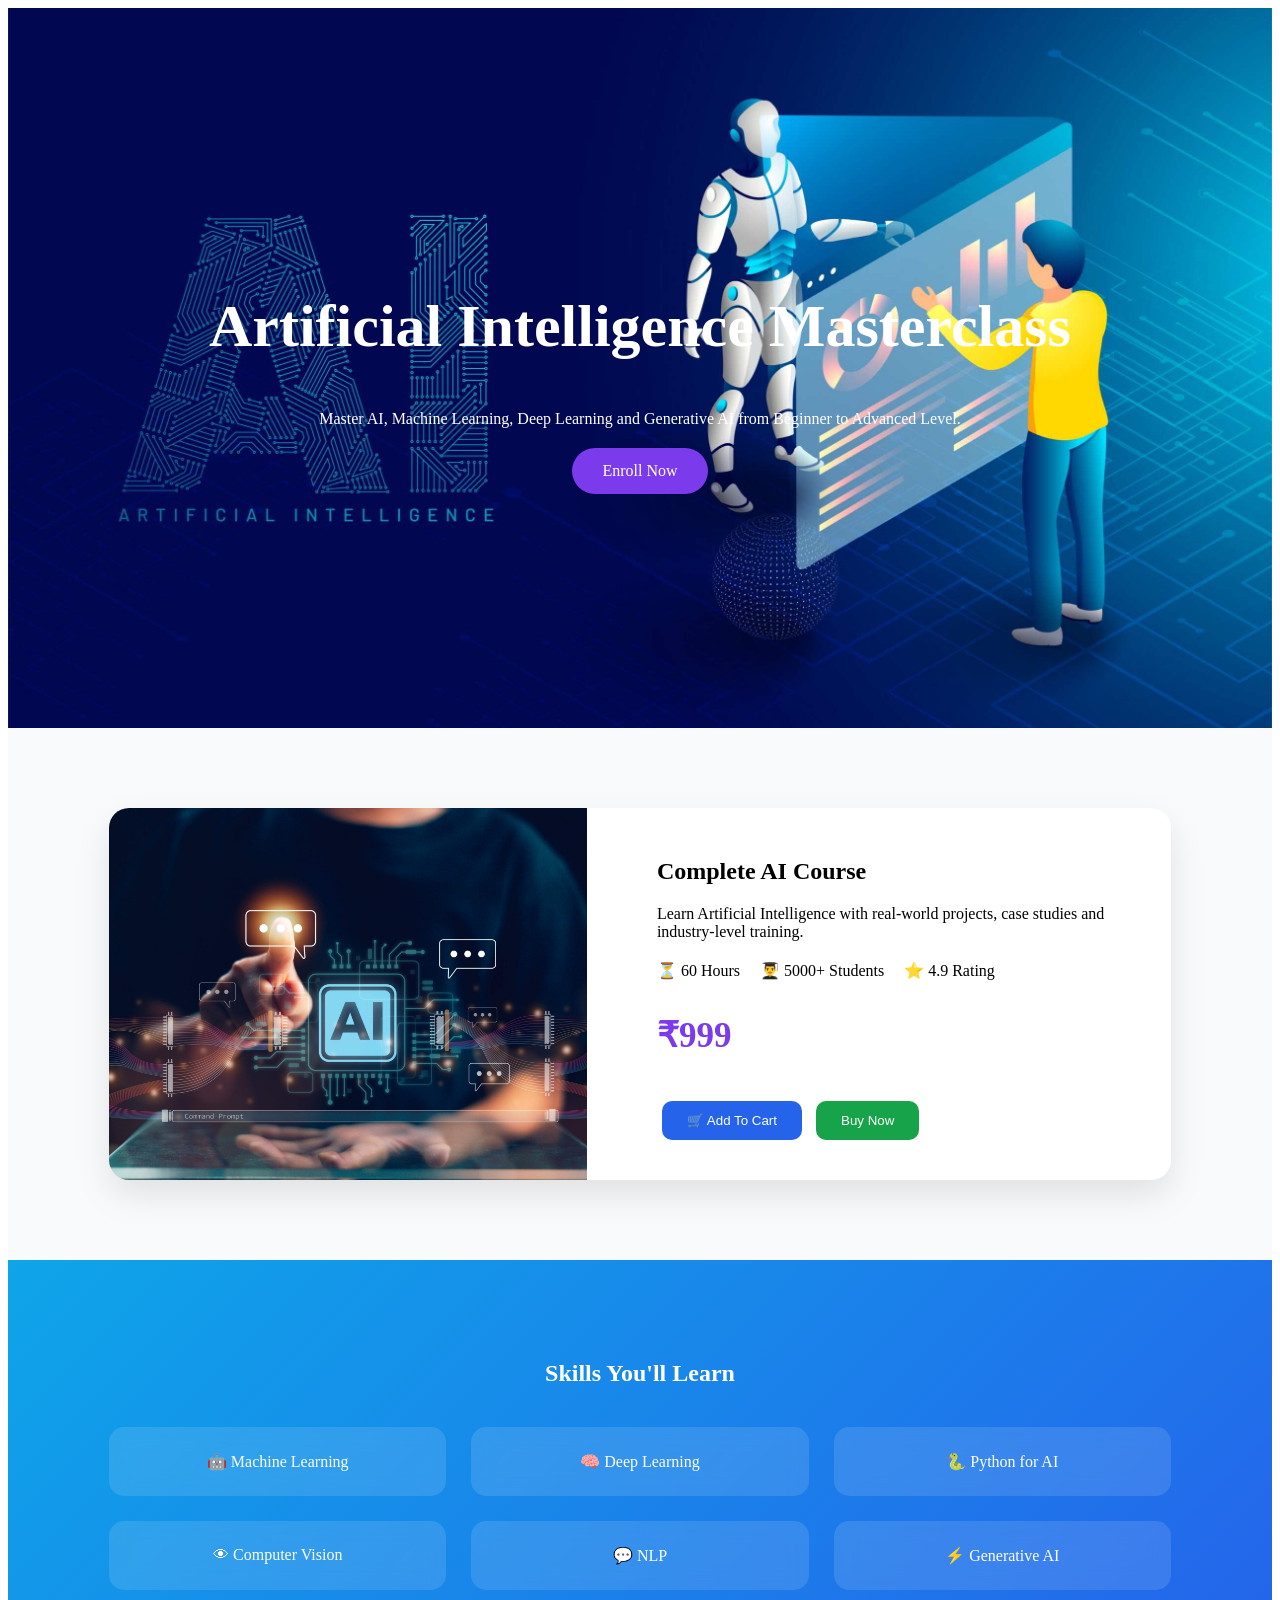
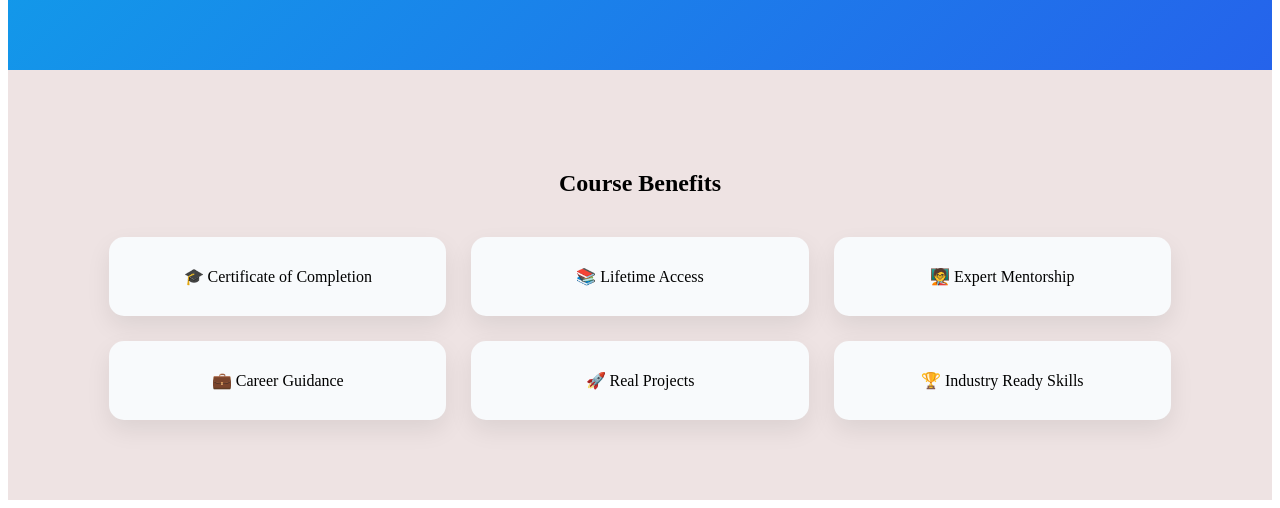
<file: ai.html>
<!DOCTYPE html>
<html lang="en">
<head>
    <meta charset="UTF-8">
    <meta name="viewport" content="width=device-width, initial-scale=1.0">
    <title>Document</title>
    <link rel="stylesheet" href="ai.css">
</head>
<body>
    <section class="hero">
    <div class="hero-content">
        <h1>Artificial Intelligence Masterclass</h1>

        <p>
            Master AI, Machine Learning, Deep Learning and
            Generative AI from Beginner to Advanced Level.
        </p>

        <a href="#" class="hero-btn">
            Enroll Now
        </a>
    </div>
</section>
<section class="course-details">

<div class="course-card">

<img src="0e5ce5d3-d7e2-4dc1-a581-86304773711a.jpg" alt="AI Course">

<div class="course-content">

<h2>Complete AI Course</h2>

<p>
Learn Artificial Intelligence with real-world
projects, case studies and industry-level training.
</p>

<div class="course-info">

<span>⏳ 60 Hours</span>
<span>👨‍🎓 5000+ Students</span>
<span>⭐ 4.9 Rating</span>

</div>

<h3>₹999</h3>

<button class="cart">
🛒 Add To Cart
</button>

<button class="buy">
Buy Now
</button>

</div>

</div>

</section>
<section class="skills">

<h2>Skills You'll Learn</h2>

<div class="skill-box">

<div class="skill">🤖 Machine Learning</div>

<div class="skill">🧠 Deep Learning</div>

<div class="skill">🐍 Python for AI</div>

<div class="skill">👁 Computer Vision</div>

<div class="skill">💬 NLP</div>

<div class="skill">⚡ Generative AI</div>

</div>

</section>
<section class="benefits">

<h2>Course Benefits</h2>

<div class="benefit-container">

<div class="benefit">
🎓 Certificate of Completion
</div>

<div class="benefit">
📚 Lifetime Access
</div>

<div class="benefit">
🧑‍🏫 Expert Mentorship
</div>

<div class="benefit">
💼 Career Guidance
</div>

<div class="benefit">
🚀 Real Projects
</div>

<div class="benefit">
🏆 Industry Ready Skills
</div>

</div>

</section>
</body>
</html>
</file>
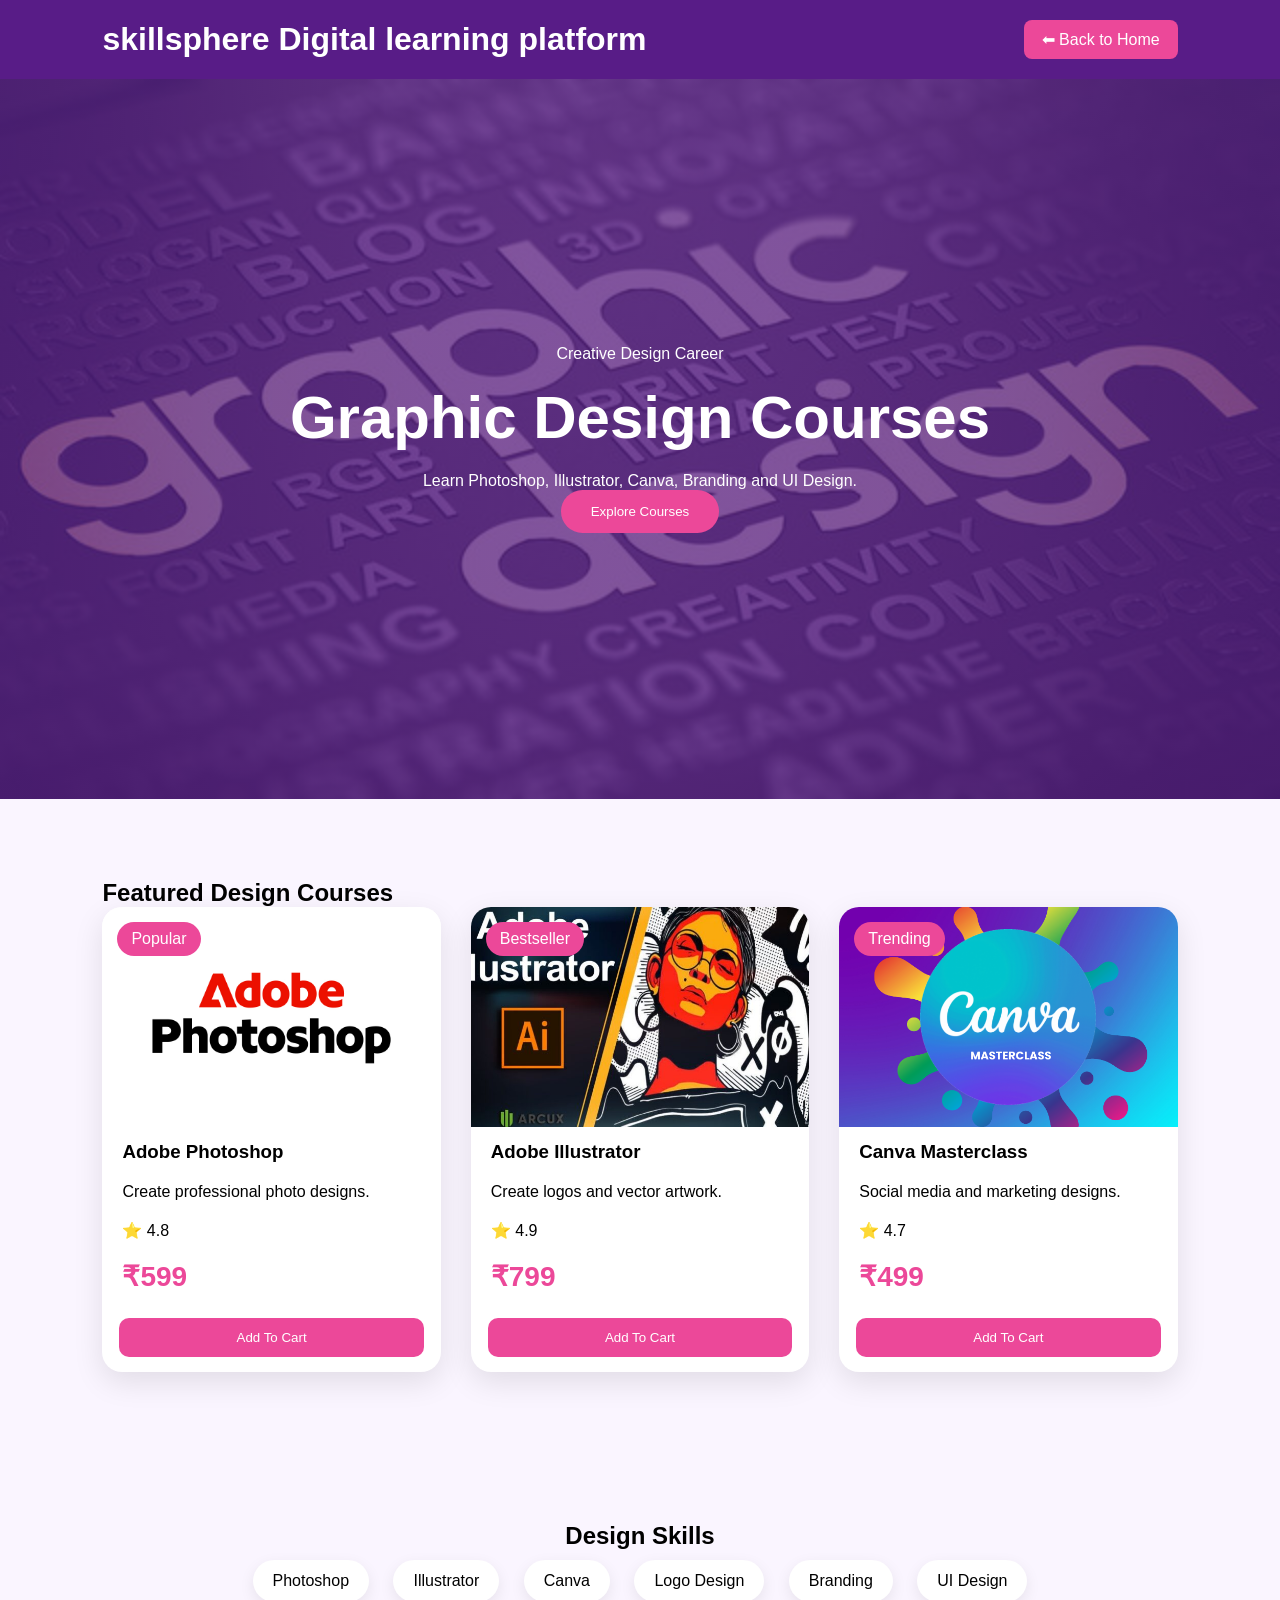
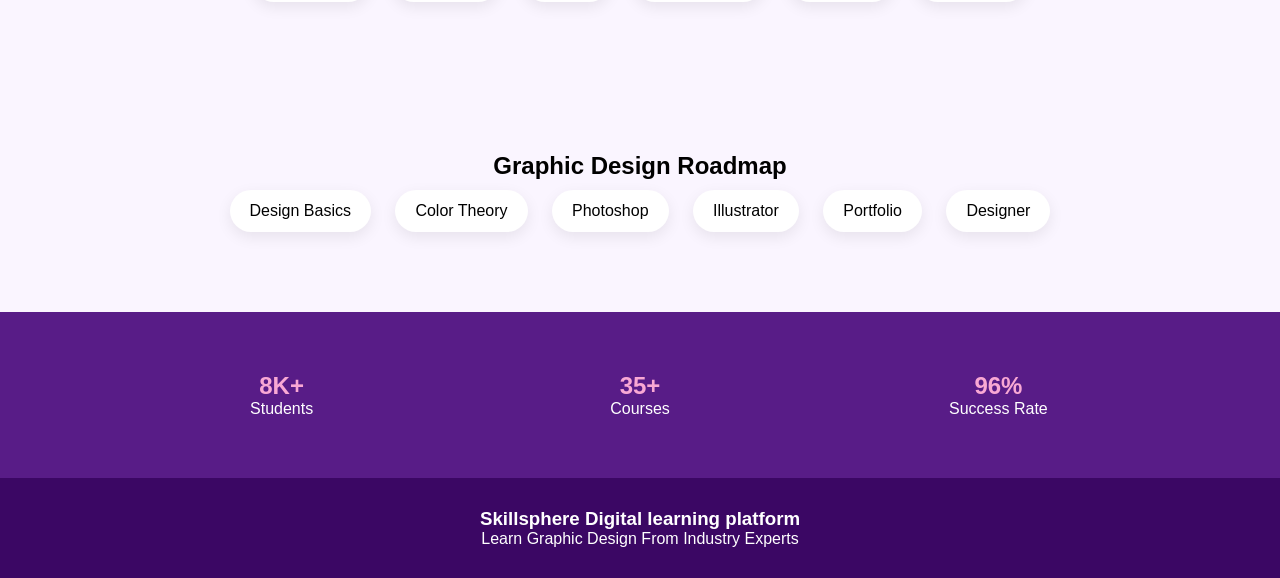
<file: Graphic Design.html>
<!DOCTYPE html>
<html lang="en">
<head>
<meta charset="UTF-8">
<meta name="viewport" content="width=device-width, initial-scale=1.0">
<title>Graphic Design - Madhan Academy</title>
<link rel="stylesheet" href="Graphic Design.css">
</head>
<body>

<header>

    <h1>skillsphere Digital learning platform</h1>

    <a href="index.html" class="back-btn">
        ⬅ Back to Home
    </a>

</header>

<section class="hero">

    <div class="hero-content">

        <span class="tag">Creative Design Career</span>

        <h1>Graphic Design Courses</h1>

        <p>
            Learn Photoshop, Illustrator, Canva,
            Branding and UI Design.
        </p>

        <button>Explore Courses</button>

    </div>

</section>

<section class="courses">

<h2>Featured Design Courses</h2>

<div class="course-container">

<div class="course-card">

<div class="top-tag">Popular</div>

<img src="media_1ee4b464069b9ad04210d9ef5095f8a2043485f31.jpg">

<h3>Adobe Photoshop</h3>

<p>Create professional photo designs.</p>

<div class="rating">⭐ 4.8</div>

<div class="price">₹599</div>

<button class="cart">
Add To Cart
</button>

</div>

<div class="course-card">

<div class="top-tag">Bestseller</div>

<img src="maxresdefault-1-767x431.jpg">

<h3>Adobe Illustrator</h3>

<p>Create logos and vector artwork.</p>

<div class="rating">⭐ 4.9</div>

<div class="price">₹799</div>

<button class="cart">
Add To Cart
</button>

</div>

<div class="course-card">

<div class="top-tag">Trending</div>

<img src="canva.png">

<h3>Canva Masterclass</h3>

<p>Social media and marketing designs.</p>

<div class="rating">⭐ 4.7</div>

<div class="price">₹499</div>

<button class="cart">
Add To Cart
</button>

</div>

</div>

</section>

<section class="skills">

<h2>Design Skills</h2>

<div class="skill-box">

<span>Photoshop</span>
<span>Illustrator</span>
<span>Canva</span>
<span>Logo Design</span>
<span>Branding</span>
<span>UI Design</span>

</div>

</section>

<section class="roadmap">

<h2>Graphic Design Roadmap</h2>

<div class="step">Design Basics</div>
<div class="step">Color Theory</div>
<div class="step">Photoshop</div>
<div class="step">Illustrator</div>
<div class="step">Portfolio</div>
<div class="step">Designer</div>

</section>

<section class="stats">

<div>
<h1>8K+</h1>
<p>Students</p>
</div>

<div>
<h1>35+</h1>
<p>Courses</p>
</div>

<div>
<h1>96%</h1>
<p>Success Rate</p>
</div>

</section>

<footer>

<h3>Skillsphere Digital learning platform</h3>

<p>
Learn Graphic Design From Industry Experts
</p>

</footer>

</body>
</html>
</file>
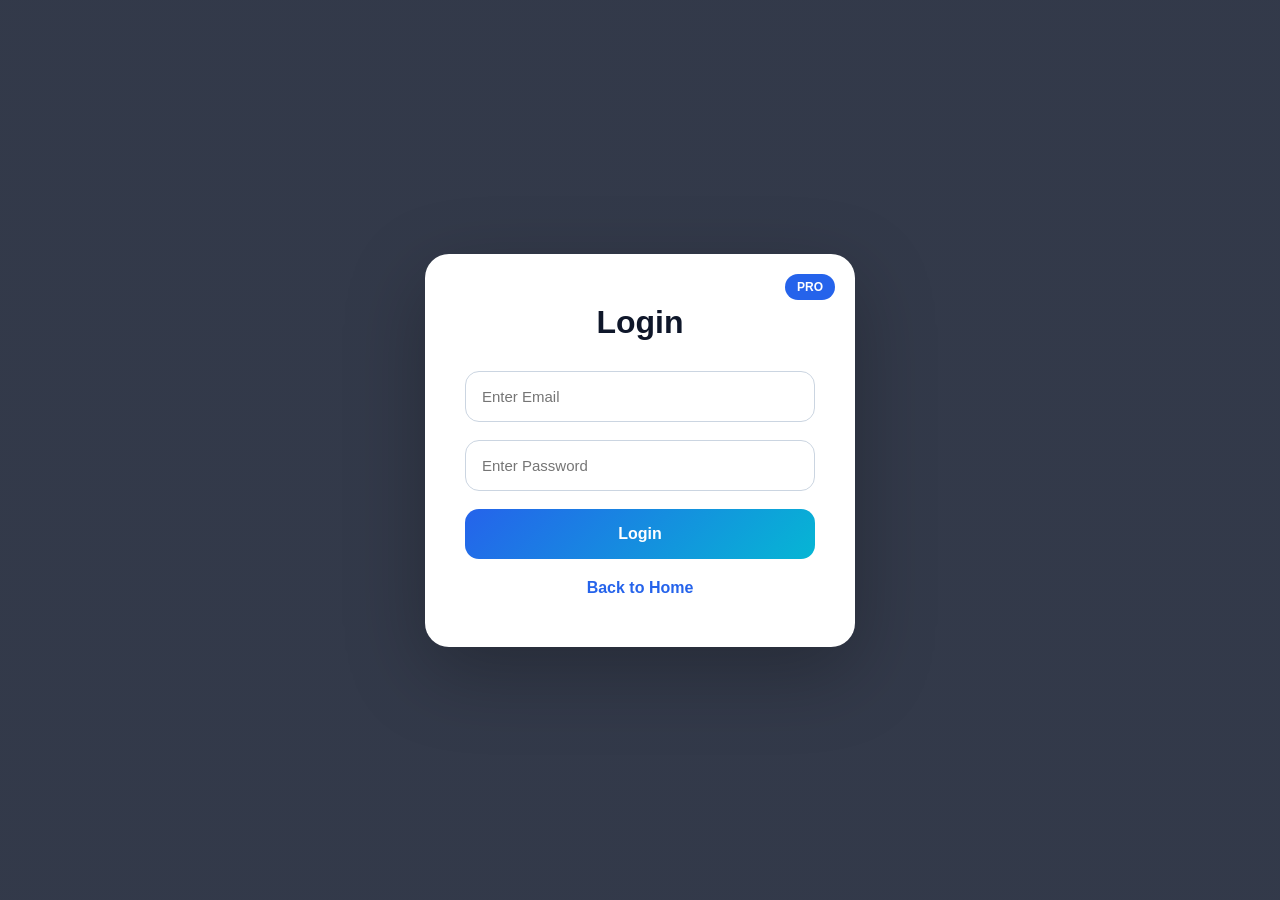
<file: login.html>
<!DOCTYPE html>
<html>
<head>
<title>Login Page</title>

<style>

*{
    margin:0;
    padding:0;
    box-sizing:border-box;
}

body{
    height:100vh;
    display:flex;
    justify-content:center;
    align-items:center;
    background:linear-gradient(
        rgba(15,23,42,0.85),
        rgba(15,23,42,0.85)
    );
    font-family:'Poppins',sans-serif;
}

.login-box{
    width:430px;
    background:white;
    padding:50px 40px;
    border-radius:24px;
    box-shadow:0 25px 80px rgba(0,0,0,.25);
    text-align:center;
    position:relative; /* Important */
}

.login-box::before{
    content:"PRO";
    position:absolute;
    top:20px;
    right:20px;
    background:#2563EB;
    color:white;
    padding:6px 12px;
    border-radius:20px;
    font-size:12px;
    font-weight:600;
}

.login-box h2{
    color:#0F172A;
    font-size:32px;
    font-weight:700;
    margin-bottom:30px;
}

input{
    width:100%;
    padding:16px;
    margin-bottom:18px;
    border:1px solid #CBD5E1;
    border-radius:14px;
    font-size:15px;
}

input:focus{
    outline:none;
    border-color:#2563EB;
    box-shadow:0 0 0 4px rgba(37,99,235,.15);
}

.login-btn{
    width:100%;
    padding:16px;
    border:none;
    border-radius:14px;
    background:linear-gradient(135deg,#2563EB,#06B6D4);
    color:white;
    font-size:16px;
    font-weight:600;
    cursor:pointer;
    transition:.3s;
}

.login-btn:hover{
    transform:translateY(-3px);
    box-shadow:0 15px 30px rgba(37,99,235,.30);
}

.home-btn{
    display:block;
    margin-top:20px;
    text-decoration:none;
    color:#2563EB;
    font-weight:600;
}

</style>
</head>

<body>

<div class="login-box">

    <h2>Login</h2>

    <form>
        <input type="email" placeholder="Enter Email" required>
        <input type="password" placeholder="Enter Password" required>

        <button type="submit" class="login-btn">
            Login
        </button>
    </form>

    <a href="index.html" class="home-btn">
        Back to Home
    </a>

</div>

</body>
</html>
</file>
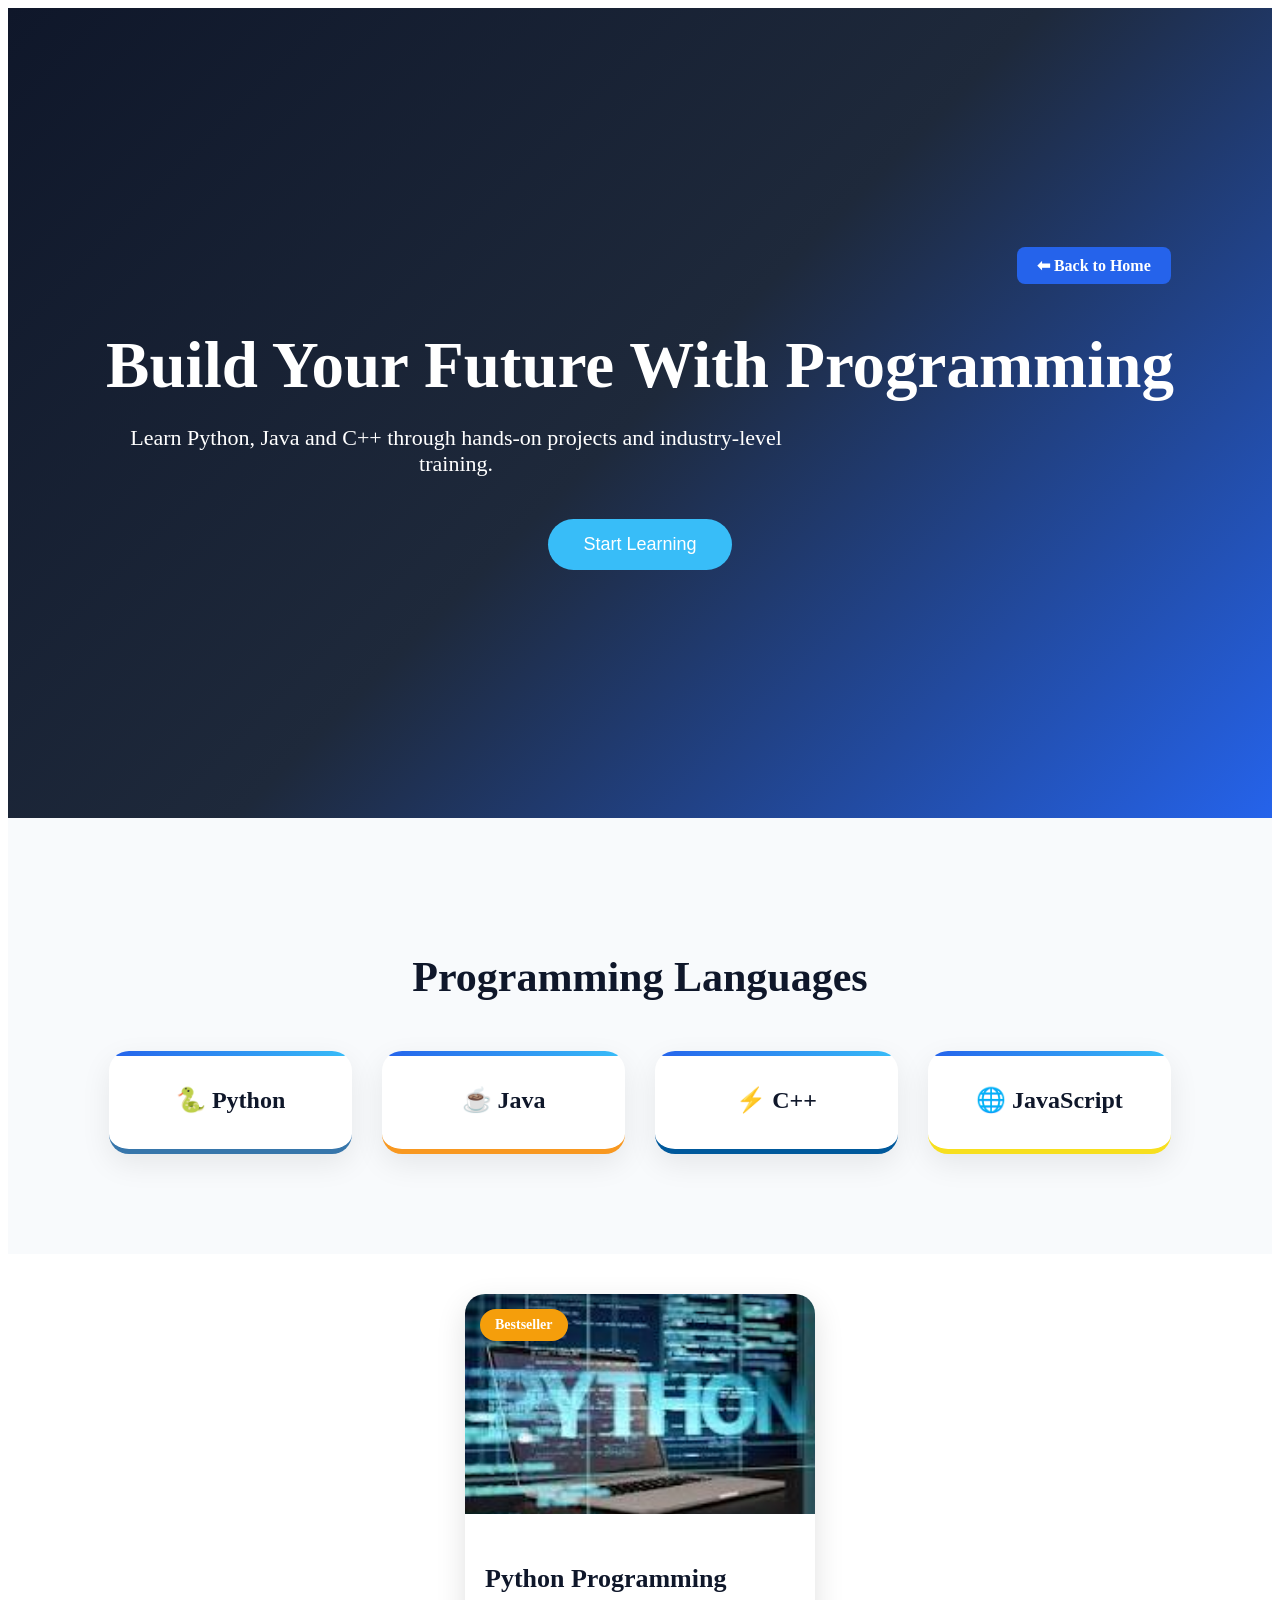
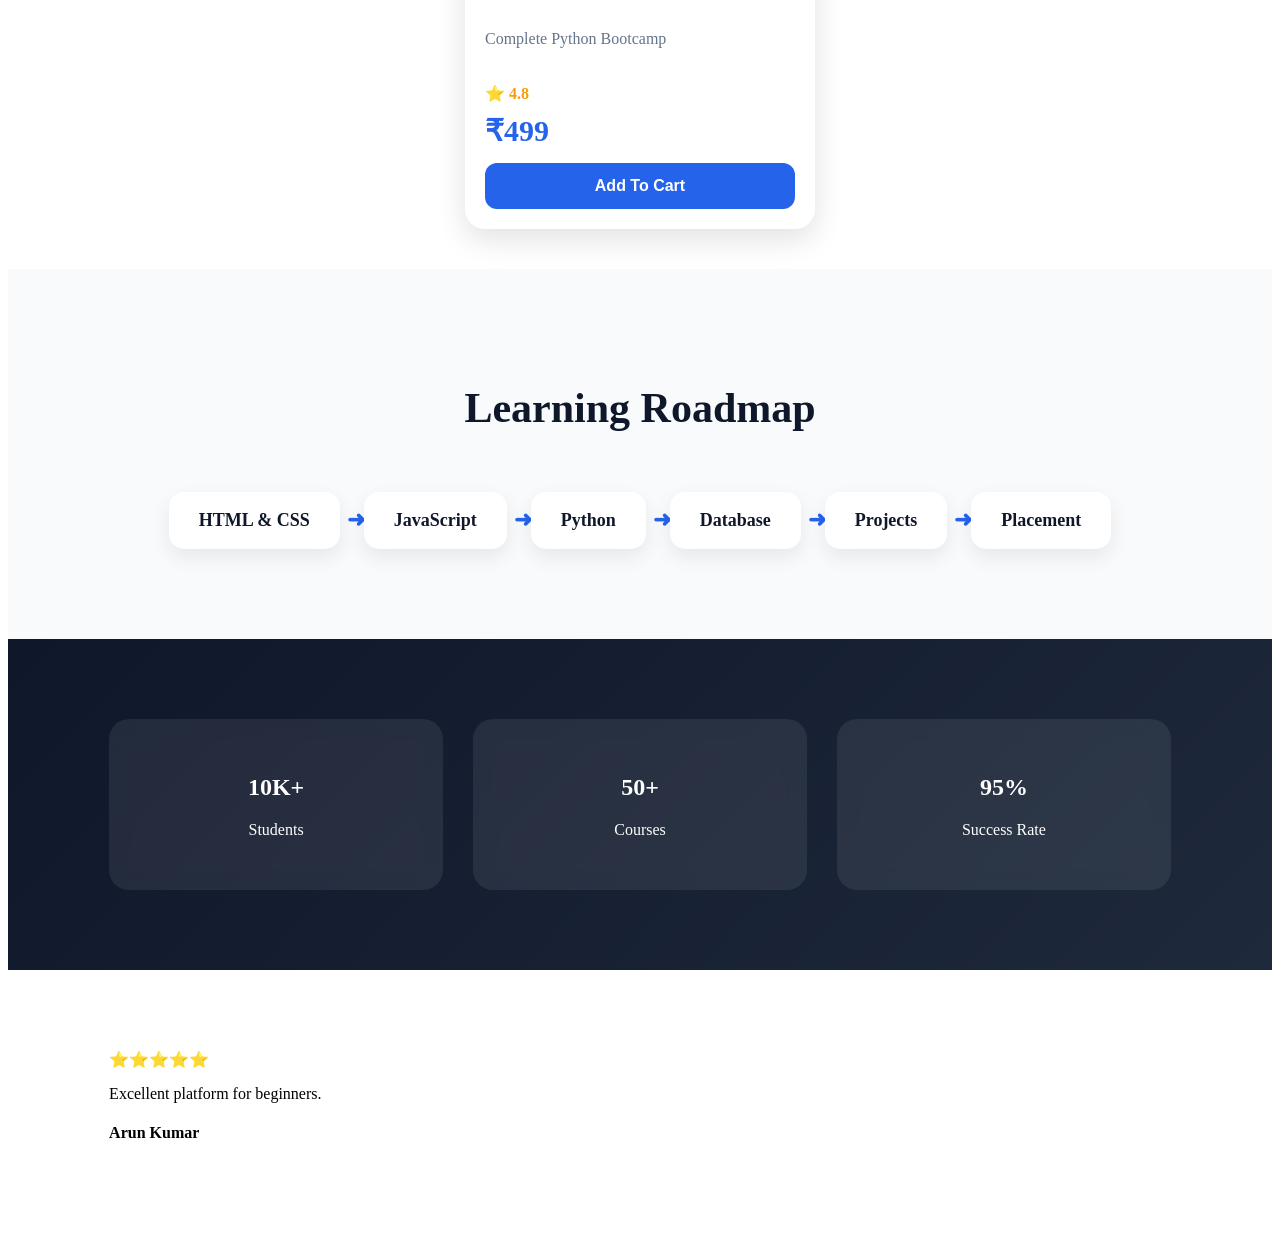
<file: programming.html>
<!DOCTYPE html>
<html lang="en">
<head>
    <meta charset="UTF-8">
    <meta name="viewport" content="width=device-width, initial-scale=1.0">
    <title>Document</title>
    <link rel="stylesheet" href="pro.css".css">
</head>
<body>
   
    
    <section class="hero">

    <div class="hero-text">
         <div class="back-container">
    <a href="index.html" class="back-btn">
        ⬅ Back to Home
    </a>
</div>

        <h1>Build Your Future With Programming</h1>

        <p>
            Learn Python, Java and C++ through hands-on
            projects and industry-level training.
        </p>

        <button class="start-btn">
            Start Learning
        </button>

    </div>

</section>
<section class="languages">

<h2>Programming Languages</h2>

<div class="lang-container">

<div class="lang">
🐍 Python
</div>

<div class="lang">
☕ Java
</div>

<div class="lang">
⚡ C++
</div>

<div class="lang">
🌐 JavaScript
</div>

</div>

</section>
<div class="course-card">

    <div class="top-tag">
        Bestseller
    </div>

    <img src="download.jpg">

    <h3>Python Programming</h3>

    <p>
        Complete Python Bootcamp
    </p>

    <div class="rating">
        ⭐ 4.8
    </div>

    <div class="price">
        ₹499
    </div>

    <button class="cart">
        Add To Cart
    </button>

</div>
<section class="roadmap">

<h2>Learning Roadmap</h2>

<div class="step">HTML & CSS</div>

<div class="step">JavaScript</div>

<div class="step">Python</div>

<div class="step">Database</div>

<div class="step">Projects</div>

<div class="step">Placement</div>

</section>
<section class="stats">

<div>
<h1>10K+</h1>
<p>Students</p>
</div>

<div>
<h1>50+</h1>
<p>Courses</p>
</div>

<div>
<h1>95%</h1>
<p>Success Rate</p>
</div>


</section>
<section class="reviews">

<div class="review">

⭐⭐⭐⭐⭐

<p>
Excellent platform for beginners.
</p>

<h4>Arun Kumar</h4>

</div>

</section>
</body>
</html>
</file>
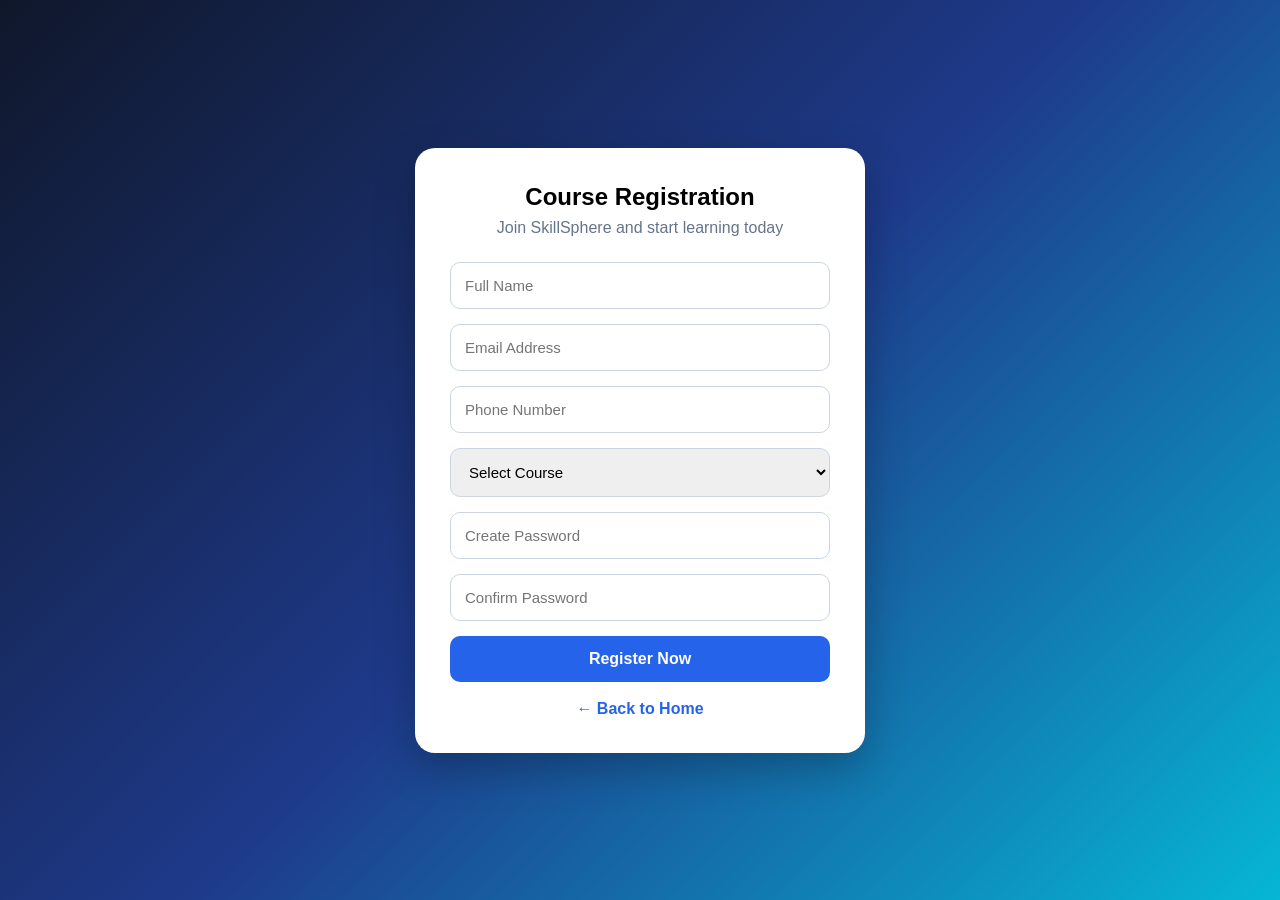
<file: register.html>
<!DOCTYPE html>
<html lang="en">
<head>
<meta charset="UTF-8">
<meta name="viewport" content="width=device-width, initial-scale=1.0">
<title>Course Registration</title>

<style>

*{
    margin:0;
    padding:0;
    box-sizing:border-box;
    font-family:Arial, sans-serif;
}

body{
    min-height:100vh;
    display:flex;
    justify-content:center;
    align-items:center;
    background:linear-gradient(135deg,#0f172a,#1e3a8a,#06b6d4);
    padding:20px;
}

.form-box{
    width:450px;
    background:white;
    padding:35px;
    border-radius:20px;
    box-shadow:0 15px 40px rgba(0,0,0,0.25);
}

.form-box h2{
    text-align:center;
    'poiuy][polkjhv ]
    color:#0f172a;
    margin-bottom:8px;
}

.form-box p{
    text-align:center;
    color:#64748b;
    margin-bottom:25px;
}

.input-group{
    margin-bottom:15px;
}

input,
select{
    width:100%;
    padding:14px;
    border:1px solid #cbd5e1;
    border-radius:10px;
    font-size:15px;
}

input:focus,
select:focus{
    outline:none;
    border-color:#2563eb;
}

.register-btn{
    width:100%;
    padding:14px;
    border:none;
    border-radius:10px;
    background:#2563eb;
    color:white;
    font-size:16px;
    font-weight:bold;
    cursor:pointer;
}

.register-btn:hover{
    background:#1d4ed8;
}

.home-btn{
    display:block;
    text-align:center;
    margin-top:18px;
    text-decoration:none;
    color:#2563eb;
    font-weight:bold;
}

.home-btn:hover{
    text-decoration:underline;
}

</style>
</head>
<body>

<div class="form-box">

    <h2>Course Registration</h2>
    <p>Join SkillSphere and start learning today</p>

    <form>

        <div class="input-group">
            <input type="text" placeholder="Full Name" required>
        </div>

        <div class="input-group">
            <input type="email" placeholder="Email Address" required>
        </div>

        <div class="input-group">
            <input type="tel" placeholder="Phone Number" required>
        </div>

        <div class="input-group">
            <select required>
                <option value="">Select Course</option>
                <option>Full Stack Development</option>
                <option>Python Programming</option>
                <option>Java Programming</option>
                <option>UI/UX Design</option>
                <option>Data Science</option>
                <option>Artificial Intelligence</option>
                <option>Cyber Security</option>
            </select>
        </div>

        <div class="input-group">
            <input type="password" placeholder="Create Password" required>
        </div>

        <div class="input-group">
            <input type="password" placeholder="Confirm Password" required>
        </div>

        <button type="submit" class="register-btn">
            Register Now
        </button>

    </form>

    <a href="index.html" class="home-btn">
        ← Back to Home
    </a>

</div>

</body>
</html>
</file>
<file: ai.css>
/* Hero */

.hero{
    min-height:80vh;

    background:
    linear-gradient(
    rgba(0,0,0,.65),
    rgba(0,0,0,.65)),
    url("ai-banner.jpg");

    background-size:cover;
    background-position:center;

    display:flex;
    justify-content:center;
    align-items:center;

    text-align:center;

    color:white;
    background-image: url(ai-training-in-malappuram-scaled.jpeg);

}

.hero h1{
    font-size:60px;
}

.hero p{
    max-width:700px;
    margin:20px auto;
}

.hero-btn{
    display:inline-block;
    padding:14px 30px;
    background:#7c3aed;
    color:white;
    text-decoration:none;
    border-radius:30px;
}

/* Course Details */

.course-details{
    padding:80px 8%;
    background:#f8fafc;
}

.course-card{
    display:flex;
    gap:40px;

    background:white;

    border-radius:20px;

    overflow:hidden;

    box-shadow:
    0 15px 35px rgba(0,0,0,.1);
}

.course-card img{
    width:45%;
    object-fit:cover;
}

.course-content{
    padding:30px;
}

.course-info{
    display:flex;
    gap:20px;
    flex-wrap:wrap;

    margin:20px 0;
}

.course-content h3{
    color:#7c3aed;
    font-size:35px;
}

.cart,
.buy{

    padding:12px 25px;

    border:none;

    border-radius:10px;

    margin:10px 5px;

    cursor:pointer;
}

.cart{
    background:#2563eb;
    color:white;
}

.buy{
    background:#16a34a;
    color:white;
}

/* Skills */

.skills{
   

    padding:80px 8%;

    background:
    linear-gradient(
    135deg,
    #0ea5e9,
    #2563eb);

    color:white;
}


.skills h2{
    text-align:center;
    margin-bottom:40px;
}

.skill-box{
    display:grid;
    grid-template-columns:
    repeat(auto-fit,minmax(250px,1fr));

    gap:25px;
}

.skill{

    background:
    rgba(255,255,255,.12);

    padding:25px;

    border-radius:15px;

    text-align:center;

    backdrop-filter:blur(10px);
}

/* Benefits */

.benefits{
    padding:80px 8%;
    background:rgb(238, 227, 227);
    
}

.benefits h2{
    text-align:center;
    margin-bottom:40px;
}

.benefit-container{
    display:grid;

    grid-template-columns:
    repeat(auto-fit,minmax(250px,1fr));

    gap:25px;
}

.benefit{

    

     background:#f8fafc;

    padding:30px;

    border-radius:15px;

    text-align:center;

    box-shadow:
    0 10px 25px rgba(0,0,0,.08);
}

    


/* Responsive */

@media(max-width:768px){

    .hero h1{
        font-size:38px;
    }

    .course-card{
        flex-direction:column;
    }

    .course-card img{
        width:100%;
    }
}
</file>
<file: Graphic Design.css>
*{
margin:0;
padding:0;
box-sizing:border-box;
font-family:Segoe UI,sans-serif;
}

body{
background:#faf5ff;
}

header{
background:#581c87;
padding:20px 8%;
display:flex;
justify-content:space-between;
align-items:center;

}

header h1{
color:white;
}

.back-btn{
text-decoration:none;
color:white;
background:#ec4899;
padding:10px 18px;
border-radius:8px;
}

.hero{
min-height:80vh;

background:
linear-gradient(
rgba(88,28,135,.75),
rgba(88,28,135,.75)),
url("g.jpg");

background-size:cover;
background-position:center;

display:flex;
justify-content:center;
align-items:center;

text-align:center;
color:white;
}

.hero-content h1{
font-size:60px;
margin:20px 0;
}

.hero button{
padding:14px 30px;
border:none;
border-radius:30px;

background:#ec4899;
color:white;
}

.courses{
padding:80px 8%;
}

.course-container{
display:grid;
grid-template-columns:
repeat(auto-fit,minmax(320px,1fr));

gap:30px;
}

.course-card{
background:white;
border-radius:20px;
overflow:hidden;

box-shadow:
0 10px 30px rgba(0,0,0,.1);

transition:.4s;
}

.course-card:hover{
transform:translateY(-10px);
}

.course-card img{
width:100%;
height:220px;
object-fit:cover;
}

.top-tag{
position:absolute;
background:#ec4899;
color:white;

padding:8px 14px;
margin:15px;

border-radius:20px;
}

.course-card h3,
.course-card p,
.rating,
.price{
padding:10px 20px;
}

.price{
font-size:28px;
font-weight:bold;
color:#ec4899;
}

.cart{
width:90%;
margin:15px 5%;

padding:12px;

border:none;
border-radius:10px;

background:#ec4899;
color:white;
}

.skills,
.roadmap{
padding:70px 8%;
text-align:center;
}

.skill-box span,
.step{
display:inline-block;

padding:12px 20px;
margin:10px;

background:white;

border-radius:30px;

box-shadow:
0 5px 15px rgba(0,0,0,.08);
}

.stats{
background:#581c87;
color:white;

display:grid;
grid-template-columns:
repeat(auto-fit,minmax(200px,1fr));

padding:60px 8%;

text-align:center;
}

.stats h1{
color:#f9a8d4;
}

footer{
background:#3b0764;
color:white;
text-align:center;
padding:30px;
}

@media(max-width:768px){

.hero-content h1{
font-size:36px;
}

.course-container{
grid-template-columns:1fr;
}

header{
flex-direction:column;
gap:15px;
}

}
</file>
<file: pro.css>
.hero{
    min-height:90vh;

    background:
    linear-gradient(
    135deg,
    #0f172a,
    #1e293b,
    #2563eb
    );

    display:flex;
    justify-content:center;
    align-items:center;

    text-align:center;
    color:white;
}

.hero h1{
    font-size:65px;
    margin-bottom:20px;
}

.hero p{
    font-size:22px;
    max-width:700px;
}

.start-btn{
    margin-top:20px;
    padding:15px 35px;
    border:none;
    border-radius:30px;

    background:#38bdf8;
    color:white;

    font-size:18px;
}
.languages{
    padding:100px 8%;
    background:#f8fafc;
}

.languages h2{
    text-align:center;
    font-size:42px;
    color:#0f172a;
    margin-bottom:50px;
    font-weight:700;
}

.lang-container{
    display:grid;
    grid-template-columns:repeat(auto-fit,minmax(220px,1fr));
    gap:30px;
}

.lang{
    background:#ffffff;
    padding:35px 20px;
    border-radius:20px;
    text-align:center;

    font-size:24px;
    font-weight:600;
    color:#0f172a;

    box-shadow:
    0 10px 30px rgba(0,0,0,0.08);

    transition:all .4s ease;

    position:relative;
    overflow:hidden;
}

.lang::before{
    content:"";
    position:absolute;
    top:0;
    left:0;

    width:100%;
    height:5px;

    background:linear-gradient(
    90deg,
    #2563eb,
    #38bdf8
    );
}

.lang:hover{
    transform:translateY(-12px);

    box-shadow:
    0 20px 40px rgba(37,99,235,.2);
}

/* Different Colors */

.lang:nth-child(1){
    border-bottom:5px solid #3776ab;
}

.lang:nth-child(2){
    border-bottom:5px solid #f89820;
}

.lang:nth-child(3){
    border-bottom:5px solid #00599c;
}

.lang:nth-child(4){
    border-bottom:5px solid #f7df1e;
}

.lang:nth-child(5){
    border-bottom:5px solid #336791;
}

.lang:nth-child(6){
    border-bottom:5px solid #6c63ff;
}
.stats{
    padding:80px 8%;
    background:linear-gradient(
    135deg,
    #0f172a,
    #1e293b
    );

    display:grid;
    grid-template-columns:repeat(auto-fit,minmax(220px,1fr));
    gap:30px;

    text-align:center;
}

.stats div{
    background:rgba(255,255,255,.08);

    padding:35px;

    border-radius:20px;

    color:white;

    backdrop-filter:blur(10px);

    transition:.4s;
}

.stats div:hover{
    transform:translateY(-10px);
}

.stats h2{
    font-size:45px;
    color:#38bdf8;
}
.reviews{
    padding:80px 8%;
    background:#ffffff;
}

.review-card{
    max-width:700px;
    margin:auto;

    background:#f8fafc;

    padding:40px;

    border-radius:20px;

    box-shadow:
    0 10px 30px rgba(0,0,0,.08);

    text-align:center;
}

.review-card p{
    margin:20px 0;
    font-size:18px;
}
footer{
    background:#0f172a;
    color:white;
    text-align:center;
    padding:50px 20px;
}

footer h3{
    font-size:28px;
    margin-bottom:15px;
}
/* Course Card */

.course-card{
    width:350px;
    background:#fff;
    border-radius:20px;
    overflow:hidden;

    box-shadow:
    0 10px 30px rgba(0,0,0,.12);

    transition:.4s;

    margin:40px auto;

    position:relative;
}

.course-card:hover{
    transform:translateY(-12px);

    box-shadow:
    0 20px 40px rgba(37,99,235,.25);
}

.course-card img{
    width:100%;
    height:220px;
    object-fit:cover;
}

.top-tag{
    position:absolute;
    top:15px;
    left:15px;

    background:#f59e0b;
    color:white;

    padding:8px 15px;

    border-radius:20px;

    font-size:14px;
    font-weight:bold;
}

.course-card h3{
    padding:20px 20px 10px;
    color:#0f172a;
    font-size:26px;
}

.course-card p{
    padding:0 20px 10px;
    color:#64748b;
}

.rating{
    padding:10px 20px;
    color:#f59e0b;
    font-weight:bold;
}

.price{
    padding:0 20px 15px;
    color:#2563eb;
    font-size:30px;
    font-weight:bold;
}

.cart{
    margin:0 20px 20px;
    width:calc(100% - 40px);

    padding:14px;

    border:none;
    border-radius:12px;

    background:#2563eb;
    color:white;

    font-size:16px;
    font-weight:bold;

    cursor:pointer;
}

.cart:hover{
    background:#1d4ed8;
}

/* Roadmap */

.roadmap{
    padding:80px 8%;
    background:#f8fafc;
    text-align:center;
}

.roadmap h2{
    font-size:42px;
    color:#0f172a;
    margin-bottom:50px;
}

.step{
    display:inline-block;

    background:white;

    padding:18px 30px;

    margin:10px;

    border-radius:15px;

    font-size:18px;
    font-weight:bold;

    color:#0f172a;

    box-shadow:
    0 8px 20px rgba(0,0,0,.08);

    transition:.4s;

    position:relative;
}

.step:hover{
    background:#2563eb;
    color:white;

    transform:translateY(-8px);
}

.step:not(:last-child)::after{
    content:"➜";

    position:absolute;

    right:-25px;
    top:50%;

    transform:translateY(-50%);

    color:#2563eb;
    font-size:22px;
}

/* Responsive */

@media(max-width:768px){

    .course-card{
        width:100%;
        max-width:350px;
    }

    .roadmap h2{
        font-size:30px;
    }

    .step{
        display:block;
        margin:15px auto;
        width:250px;
    }

    .step::after{
        display:none;
    }
}
.back-btn{
    text-decoration:none;
    background:#2563eb;
    color:white;
    padding:10px 20px;
    border-radius:8px;
    font-weight:bold;
    margin-left: 85%;
}

.back-btn:hover{
    background:#1d4ed8;
}
</file>
